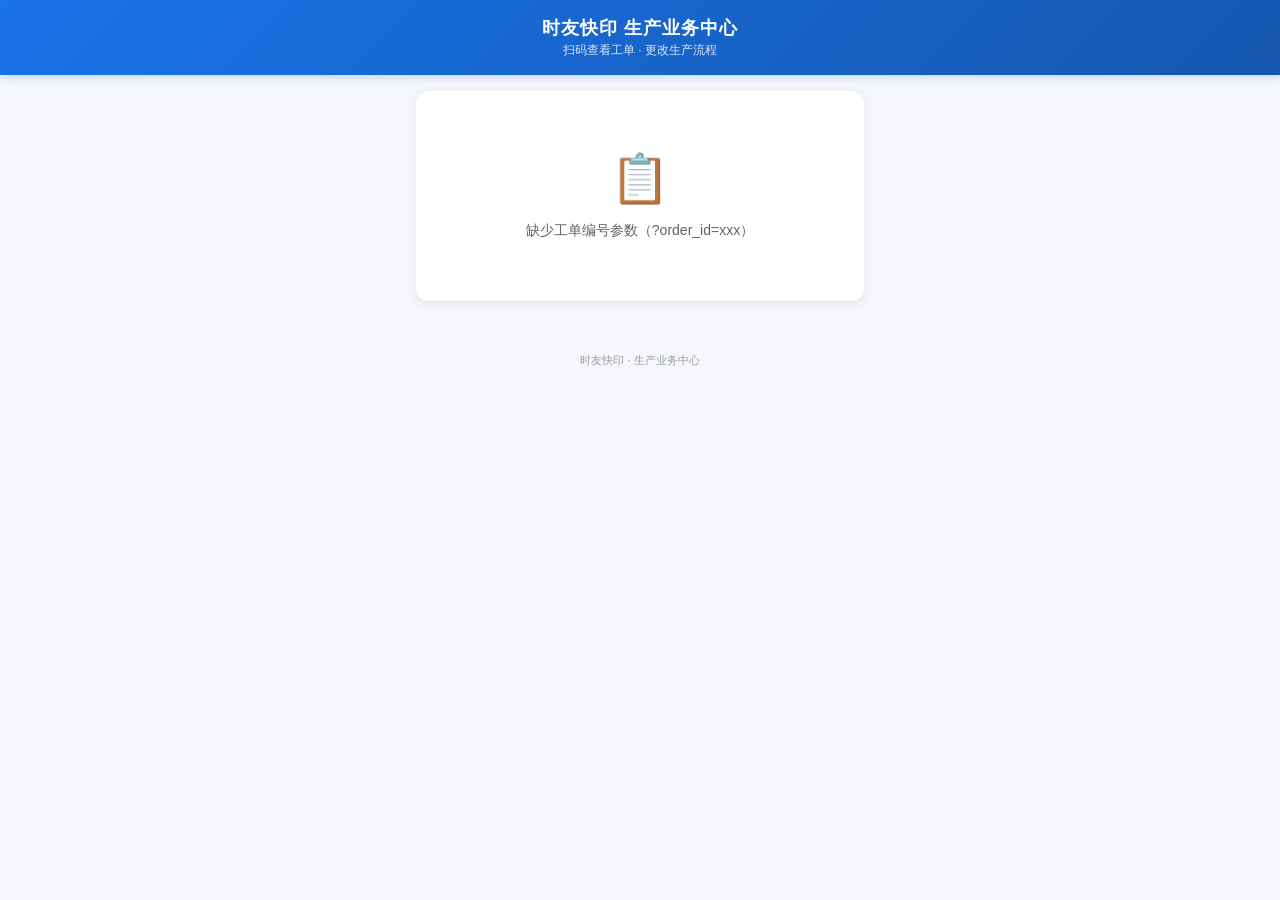
<file: web/flow/index.html>
<!DOCTYPE html>
<html lang="zh-CN">
<head>
<meta charset="UTF-8">
<meta name="viewport" content="width=device-width, initial-scale=1.0, maximum-scale=1.0, user-scalable=no">
<title>时友快印 生产业务中心</title>
<style>
  :root {
    --primary: #1a73e8;
    --primary-light: #e8f0fe;
    --success: #0d904f;
    --warning: #e37400;
    --danger: #d93025;
    --bg: #f5f7fa;
    --card-bg: #ffffff;
    --text: #202124;
    --text-secondary: #5f6368;
    --border: #e0e0e0;
    --radius: 12px;
    --shadow: 0 2px 12px rgba(0,0,0,0.08);
  }

  * { margin: 0; padding: 0; box-sizing: border-box; }

  body {
    font-family: -apple-system, BlinkMacSystemFont, "Segoe UI", "PingFang SC",
      "Microsoft YaHei", "Helvetica Neue", sans-serif;
    background: var(--bg);
    color: var(--text);
    min-height: 100vh;
    -webkit-font-smoothing: antialiased;
  }

  /* ── 头部 ── */
  .header {
    background: linear-gradient(135deg, #1a73e8 0%, #1557b0 100%);
    color: #fff;
    padding: 16px 20px;
    text-align: center;
    box-shadow: 0 2px 8px rgba(26,115,232,0.25);
    position: sticky;
    top: 0;
    z-index: 10;
  }
  .header h1 {
    font-size: 18px;
    font-weight: 600;
    letter-spacing: 1px;
  }
  .header .sub {
    font-size: 12px;
    opacity: 0.85;
    margin-top: 2px;
  }

  /* ── 容器 ── */
  .container {
    max-width: 480px;
    margin: 0 auto;
    padding: 16px;
  }

  /* ── 卡片 ── */
  .card {
    background: var(--card-bg);
    border-radius: var(--radius);
    box-shadow: var(--shadow);
    padding: 20px;
    margin-bottom: 16px;
  }
  .card-title {
    font-size: 15px;
    font-weight: 600;
    color: var(--text);
    margin-bottom: 14px;
    padding-bottom: 10px;
    border-bottom: 1px solid var(--border);
    display: flex;
    align-items: center;
    gap: 8px;
  }
  .card-title::before {
    content: "";
    display: inline-block;
    width: 4px;
    height: 18px;
    background: var(--primary);
    border-radius: 2px;
  }

  /* ── 工单信息网格 ── */
  .info-grid {
    display: grid;
    grid-template-columns: 1fr 1fr;
    gap: 12px;
  }
  .info-item {
    display: flex;
    flex-direction: column;
  }
  .info-item.full {
    grid-column: 1 / -1;
  }
  .info-label {
    font-size: 12px;
    color: var(--text-secondary);
    margin-bottom: 4px;
  }
  .info-value {
    font-size: 15px;
    font-weight: 500;
    color: var(--text);
    word-break: break-all;
  }
  .info-value.amount {
    color: var(--danger);
    font-weight: 700;
    font-size: 18px;
  }

  /* ── 当前流程状态标签 ── */
  .flow-badge {
    display: inline-flex;
    align-items: center;
    padding: 6px 14px;
    border-radius: 20px;
    font-size: 14px;
    font-weight: 600;
    gap: 6px;
  }
  .flow-badge .dot {
    width: 8px;
    height: 8px;
    border-radius: 50%;
    animation: pulse 1.5s ease-in-out infinite;
  }
  @keyframes pulse {
    0%, 100% { opacity: 1; }
    50% { opacity: 0.4; }
  }
  .flow-badge.step-1 { background: #e3f2fd; color: #1565c0; }
  .flow-badge.step-2 { background: #fce4ec; color: #c62828; }
  .flow-badge.step-3 { background: #fff3e0; color: #e65100; }
  .flow-badge.step-4 { background: #e8f5e9; color: #2e7d32; }
  .flow-badge.step-5 { background: #f3e5f5; color: #6a1b9a; }
  .flow-badge.step-6 { background: #e0f7fa; color: #00838f; }
  .flow-badge.step-7 { background: #e8f5e9; color: #2e7d32; }
  .flow-badge.step-8 { background: #fff8e1; color: #f57f17; }
  .flow-badge.step-9 { background: #fce4ec; color: #c62828; }
  .flow-badge .dot.step-dot-1 { background: #1565c0; }
  .flow-badge .dot.step-dot-2 { background: #c62828; }
  .flow-badge .dot.step-dot-3 { background: #e65100; }
  .flow-badge .dot.step-dot-4 { background: #2e7d32; }
  .flow-badge .dot.step-dot-5 { background: #6a1b9a; }
  .flow-badge .dot.step-dot-6 { background: #00838f; }
  .flow-badge .dot.step-dot-7 { background: #2e7d32; }
  .flow-badge .dot.step-dot-8 { background: #f57f17; }
  .flow-badge .dot.step-dot-9 { background: #c62828; }

  /* ── 表单区域 ── */
  .form-group {
    margin-bottom: 16px;
  }
  .form-group label {
    display: block;
    font-size: 13px;
    font-weight: 500;
    color: var(--text-secondary);
    margin-bottom: 8px;
  }
  .select-wrapper {
    position: relative;
  }
  .select-wrapper select {
    width: 100%;
    padding: 12px 40px 12px 14px;
    font-size: 16px;
    border: 2px solid var(--border);
    border-radius: 10px;
    background: #fff;
    color: var(--text);
    appearance: none;
    -webkit-appearance: none;
    cursor: pointer;
    transition: border-color 0.2s;
    font-family: inherit;
  }
  .select-wrapper select:focus {
    outline: none;
    border-color: var(--primary);
    box-shadow: 0 0 0 3px rgba(26,115,232,0.12);
  }
  .select-wrapper::after {
    content: "";
    position: absolute;
    right: 14px;
    top: 50%;
    transform: translateY(-50%);
    width: 10px;
    height: 10px;
    border-right: 2px solid var(--text-secondary);
    border-bottom: 2px solid var(--text-secondary);
    transform: translateY(-60%) rotate(45deg);
    pointer-events: none;
  }

  .btn {
    display: block;
    width: 100%;
    padding: 14px;
    font-size: 16px;
    font-weight: 600;
    border: none;
    border-radius: 10px;
    cursor: pointer;
    transition: all 0.2s;
    font-family: inherit;
    letter-spacing: 0.5px;
  }
  .btn-primary {
    background: var(--primary);
    color: #fff;
  }
  .btn-primary:hover {
    background: #1557b0;
    box-shadow: 0 4px 12px rgba(26,115,232,0.3);
  }
  .btn-primary:active {
    transform: scale(0.98);
  }
  .btn-primary:disabled {
    background: #c4c7cc;
    cursor: not-allowed;
    box-shadow: none;
  }

  /* ── 更新结果提示 ── */
  .toast {
    padding: 14px 18px;
    border-radius: 10px;
    margin-bottom: 16px;
    font-size: 14px;
    font-weight: 500;
    display: flex;
    align-items: center;
    gap: 10px;
    animation: slideIn 0.3s ease;
  }
  @keyframes slideIn {
    from { opacity: 0; transform: translateY(-10px); }
    to { opacity: 1; transform: translateY(0); }
  }
  .toast.success {
    background: #e6f4ea;
    color: #137333;
    border: 1px solid #a8dab5;
  }
  .toast.error {
    background: #fce8e6;
    color: #c5221f;
    border: 1px solid #f5c6cb;
  }
  .toast .icon {
    font-size: 20px;
    flex-shrink: 0;
  }

  /* ── 时间线 ── */
  .timeline {
    position: relative;
    padding-left: 28px;
  }
  .timeline::before {
    content: "";
    position: absolute;
    left: 10px;
    top: 4px;
    bottom: 4px;
    width: 2px;
    background: var(--border);
  }
  .timeline-item {
    position: relative;
    padding: 8px 0;
    font-size: 14px;
    display: flex;
    justify-content: space-between;
    align-items: center;
  }
  .timeline-item::before {
    content: "";
    position: absolute;
    left: -18px;
    top: 50%;
    transform: translateY(-50%);
    width: 10px;
    height: 10px;
    border-radius: 50%;
    background: var(--primary);
    border: 2px solid #fff;
    box-shadow: 0 0 0 2px var(--primary);
  }
  .timeline-item:first-child::before {
    background: var(--success);
    box-shadow: 0 0 0 2px var(--success);
    width: 12px;
    height: 12px;
  }
  .timeline-flow {
    font-weight: 500;
  }
  .timeline-time {
    font-size: 12px;
    color: var(--text-secondary);
    white-space: nowrap;
    margin-left: 12px;
  }

  /* ── 空状态 ── */
  .empty-state {
    text-align: center;
    padding: 40px 20px;
    color: var(--text-secondary);
  }
  .empty-state .emoji {
    font-size: 48px;
    margin-bottom: 12px;
  }
  .empty-state p {
    font-size: 14px;
    line-height: 1.6;
  }

  /* ── 加载 ── */
  .loading {
    text-align: center;
    padding: 40px 20px;
    color: var(--text-secondary);
  }
  .spinner {
    display: inline-block;
    width: 32px;
    height: 32px;
    border: 3px solid var(--border);
    border-top-color: var(--primary);
    border-radius: 50%;
    animation: spin 0.8s linear infinite;
    margin-bottom: 12px;
  }
  @keyframes spin { to { transform: rotate(360deg); } }

  /* ── 底部 ── */
  .footer {
    text-align: center;
    font-size: 11px;
    color: var(--text-secondary);
    padding: 20px 16px;
    opacity: 0.6;
  }

  /* ── 暗色模式适配 ── */
  @media (prefers-color-scheme: dark) {
    :root {
      --bg: #1a1a2e;
      --card-bg: #16213e;
      --text: #e0e0e0;
      --text-secondary: #a0a0b0;
      --border: #2a2a4a;
    }
    .btn-primary:disabled { background: #3a3a5a; }
  }
</style>
</head>
<body>

<!-- 头部 -->
<div class="header">
  <h1>时友快印 生产业务中心</h1>
  <div class="sub">扫码查看工单 · 更改生产流程</div>
</div>

<!-- 主容器 -->
<div class="container" id="app">
  <div class="loading" id="loading">
    <div class="spinner"></div>
    <p>加载工单信息...</p>
  </div>

  <!-- 工单详情卡片（初始隐藏） -->
  <div class="card" id="orderCard" style="display:none;">
    <div class="card-title">工单详情</div>
    <div class="info-grid">
      <div class="info-item">
        <span class="info-label">工单编号</span>
        <span class="info-value" id="orderId">---</span>
      </div>
      <div class="info-item">
        <span class="info-label">客户名称</span>
        <span class="info-value" id="customerName">---</span>
      </div>
      <div class="info-item full">
        <span class="info-label">品名</span>
        <span class="info-value" id="productName">---</span>
      </div>
      <div class="info-item">
        <span class="info-label">数量</span>
        <span class="info-value" id="quantity">---</span>
      </div>
      <div class="info-item">
        <span class="info-label">金额</span>
        <span class="info-value amount" id="amount">---</span>
      </div>
      <div class="info-item full">
        <span class="info-label">当前流程</span>
        <span id="currentFlowBadge">---</span>
      </div>
    </div>
  </div>

  <!-- 更新流程卡片 -->
  <div class="card" id="updateCard" style="display:none;">
    <div class="card-title">更改生产流程</div>
    <div class="form-group">
      <label for="flowSelect">选择新流程</label>
      <div class="select-wrapper">
        <select id="flowSelect">
          <option value="">请选择流程...</option>
        </select>
      </div>
    </div>
    <button class="btn btn-primary" id="updateBtn" onclick="updateFlow()">
      更新流程
    </button>
    <div id="toastContainer"></div>
  </div>

  <!-- 流程变更历史 -->
  <div class="card" id="historyCard" style="display:none;">
    <div class="card-title">流程变更历史</div>
    <div class="timeline" id="timeline"></div>
  </div>

  <!-- 错误状态 -->
  <div class="card" id="errorCard" style="display:none;">
    <div class="empty-state">
      <div class="emoji">📋</div>
      <p id="errorMsg">无法加载工单信息</p>
    </div>
  </div>
</div>

<div class="footer">时友快印 · 生产业务中心</div>

<script>
// ── 流程分类 ──
const FLOW_LIST = [
  "排队", "审单中", "前期", "机房", "后道",
  "外发", "完工", "寄快递", "未付"
];

// ── 工具函数 ──
function getQueryParam(name) {
  const url = new URL(window.location.href);
  return url.searchParams.get(name);
}

function getStep(flow) {
  const idx = FLOW_LIST.indexOf(flow);
  return idx >= 0 ? idx + 1 : 0;
}

function renderFlowBadge(flow) {
  if (!flow) return '<span style="color:#999;">未设置</span>';
  const step = getStep(flow);
  return `<span class="flow-badge step-${step}"><span class="dot step-dot-${step}"></span>${flow}</span>`;
}

// ── API 调用 ──
const API_BASE = window.location.origin;

async function fetchOrder(orderId) {
  const resp = await fetch(`${API_BASE}/api/flow/order?order_id=${encodeURIComponent(orderId)}`);
  if (!resp.ok) throw new Error(`HTTP ${resp.status}`);
  return resp.json();
}

async function postUpdate(orderId, newFlow) {
  const resp = await fetch(`${API_BASE}/api/flow/update`, {
    method: "POST",
    headers: { "Content-Type": "application/json" },
    body: JSON.stringify({ order_id: orderId, new_flow: newFlow }),
  });
  const data = await resp.json();
  if (!resp.ok) throw new Error(data.message || `HTTP ${resp.status}`);
  return data;
}

// ── 填充下拉框 ──
function populateFlowSelect(currentFlow) {
  const sel = document.getElementById("flowSelect");
  sel.innerHTML = '<option value="">请选择流程...</option>';
  FLOW_LIST.forEach(flow => {
    const opt = document.createElement("option");
    opt.value = flow;
    opt.textContent = flow;
    if (flow === currentFlow) opt.selected = true;
    sel.appendChild(opt);
  });
}

// ── 渲染时间线 ──
function renderTimeline(history) {
  const container = document.getElementById("timeline");
  if (!history || history.length === 0) {
    container.innerHTML = '<div style="color:#999;font-size:13px;">暂无变更记录</div>';
    return;
  }
  // 倒序显示（最新在前）
  const items = [...history].reverse();
  container.innerHTML = items.map((item, i) => `
    <div class="timeline-item">
      <span class="timeline-flow">${item.flow}</span>
      <span class="timeline-time">${item.time}</span>
    </div>
  `).join("");
}

// ── 显示 Toast ──
function showToast(type, message) {
  const container = document.getElementById("toastContainer");
  const icon = type === "success" ? "&#10003;" : "&#10007;";
  container.innerHTML = `
    <div class="toast ${type}">
      <span class="icon">${icon}</span>
      <span>${message}</span>
    </div>
  `;
  setTimeout(() => { container.innerHTML = ""; }, 4000);
}

// ── 加载工单 ──
async function loadOrder() {
  const orderId = getQueryParam("order_id");

  if (!orderId) {
    document.getElementById("loading").style.display = "none";
    document.getElementById("errorCard").style.display = "block";
    document.getElementById("errorMsg").textContent = "缺少工单编号参数（?order_id=xxx）";
    return;
  }

  try {
    const data = await fetchOrder(orderId);

    document.getElementById("loading").style.display = "none";

    // 填充工单信息（当前从 URL 参数获取基本信息，后续可扩展为从 ERP 查询）
    document.getElementById("orderId").textContent = orderId;
    // 尝试从 data 中读取额外信息，没有则显示默认值
    document.getElementById("customerName").textContent = data.customer_name || "---";
    document.getElementById("productName").textContent = data.product_name || "---";
    document.getElementById("quantity").textContent = data.quantity || "---";
    document.getElementById("amount").textContent = data.amount ? `¥${data.amount}` : "---";
    document.getElementById("currentFlowBadge").innerHTML = renderFlowBadge(data.current_flow);

    // 下拉框
    populateFlowSelect(data.current_flow);

    // 历史时间线
    renderTimeline(data.history);

    // 显示卡片
    document.getElementById("orderCard").style.display = "block";
    document.getElementById("updateCard").style.display = "block";
    if (data.history && data.history.length > 0) {
      document.getElementById("historyCard").style.display = "block";
    }

  } catch (err) {
    document.getElementById("loading").style.display = "none";
    document.getElementById("errorCard").style.display = "block";
    document.getElementById("errorMsg").textContent = `加载失败: ${err.message}`;
  }
}

// ── 更新流程 ──
async function updateFlow() {
  const orderId = getQueryParam("order_id");
  const newFlow = document.getElementById("flowSelect").value;
  const btn = document.getElementById("updateBtn");

  if (!newFlow) {
    showToast("error", "请先选择新的生产流程");
    return;
  }

  if (!orderId) {
    showToast("error", "缺少工单编号");
    return;
  }

  btn.disabled = true;
  btn.textContent = "更新中...";

  try {
    const result = await postUpdate(orderId, newFlow);

    // 更新当前流程标签
    document.getElementById("currentFlowBadge").innerHTML = renderFlowBadge(result.current_flow);

    // 重新选中当前流程
    const sel = document.getElementById("flowSelect");
    for (let i = 0; i < sel.options.length; i++) {
      if (sel.options[i].value === result.current_flow) {
        sel.selectedIndex = i;
        break;
      }
    }

    // 更新时间线
    renderTimeline(result.history);
    document.getElementById("historyCard").style.display = "block";

    showToast("success", `已更新为: ${result.current_flow}`);
  } catch (err) {
    showToast("error", `更新失败: ${err.message}`);
  } finally {
    btn.disabled = false;
    btn.textContent = "更新流程";
  }
}

// ── 启动 ──
document.addEventListener("DOMContentLoaded", loadOrder);
</script>
</body>
</html>
</file>
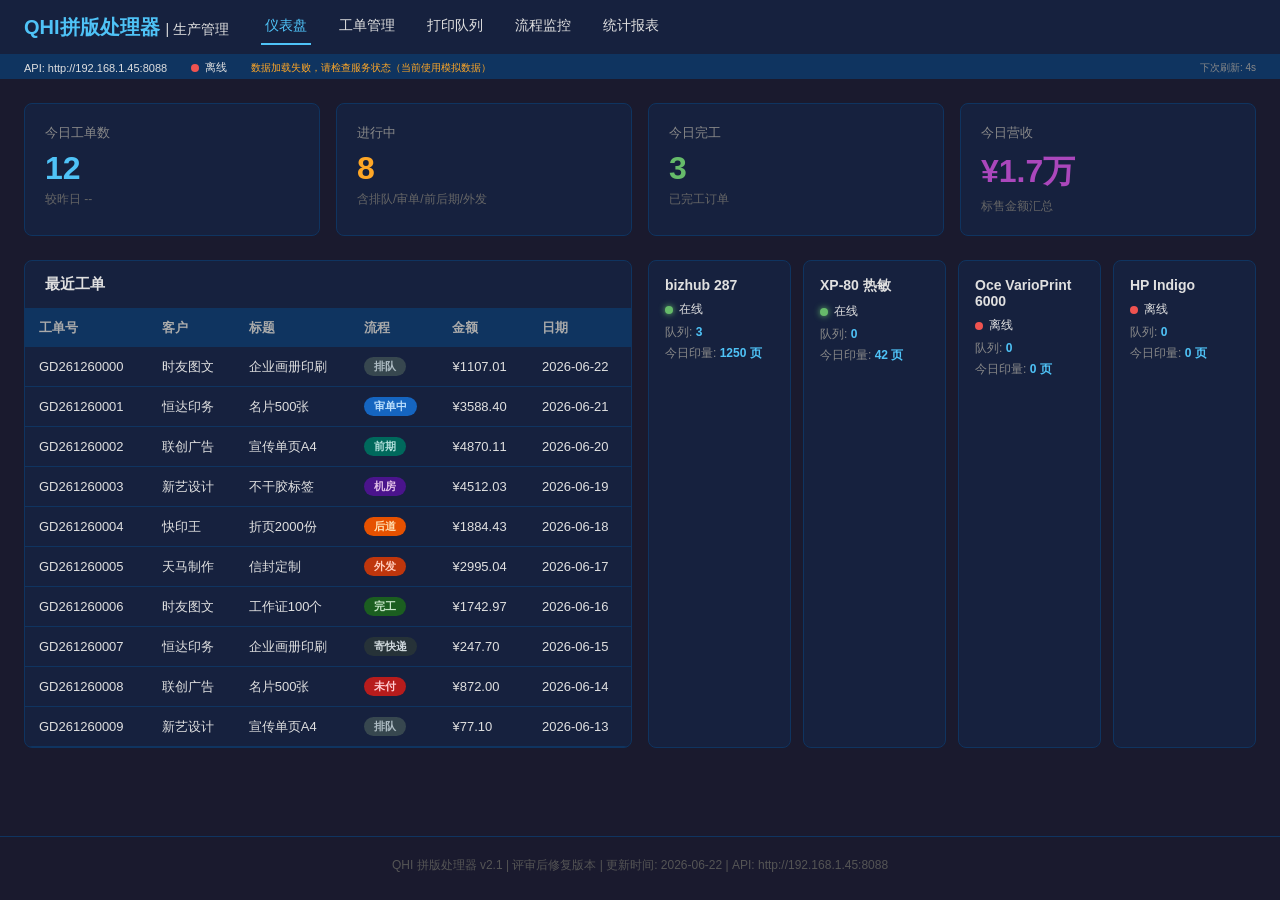
<file: ui/production_dashboard.html>
<!DOCTYPE html>
<html lang="zh-CN">
<head>
<meta charset="UTF-8">
<meta name="viewport" content="width=device-width, initial-scale=1.0">
<title>QHI 拼版处理器 - 生产管理</title>
<style>
* { margin: 0; padding: 0; box-sizing: border-box; }
body { font-family: "Microsoft YaHei", "PingFang SC", sans-serif; background: #1a1a2e; color: #e0e0e0; min-height: 100vh; }
a { color: #4fc3f7; text-decoration: none; }

nav { background: #16213e; border-bottom: 2px solid #0f3460; padding: 0 24px; display: flex; align-items: center; height: 56px; gap: 32px; }
nav .logo { font-size: 20px; font-weight: 700; color: #4fc3f7; white-space: nowrap; }
nav .logo span { color: #e0e0e0; font-weight: 400; font-size: 14px; margin-left: 6px; }
nav .menu { display: flex; gap: 24px; list-style: none; }
nav .menu li { cursor: pointer; padding: 8px 4px; border-bottom: 2px solid transparent; transition: all 0.2s; font-size: 14px; }
nav .menu li:hover, nav .menu li.active { border-bottom-color: #4fc3f7; color: #4fc3f7; }

.status-bar { background: #0f3460; padding: 4px 24px; font-size: 11px; display: flex; gap: 24px; align-items: center; }
.status-bar .api-indicator { display: flex; align-items: center; gap: 6px; }
.status-bar .api-dot { width: 8px; height: 8px; border-radius: 50%; }
.api-dot.online { background: #66bb6a; box-shadow: 0 0 6px #66bb6a; }
.api-dot.offline { background: #ef5350; }
.status-bar .api-offline-msg { color: #ffa726; font-size: 10px; display: none; }

main { max-width: 1400px; margin: 0 auto; padding: 24px; }

.dashboard { display: grid; grid-template-columns: repeat(4, 1fr); gap: 16px; margin-bottom: 24px; }
.card { background: #16213e; border-radius: 8px; padding: 20px; border: 1px solid #0f3460; }
.card .label { font-size: 13px; color: #888; margin-bottom: 8px; }
.card .value { font-size: 32px; font-weight: 700; color: #4fc3f7; }
.card .sub { font-size: 12px; color: #666; margin-top: 4px; }
.card.green .value { color: #66bb6a; }
.card.orange .value { color: #ffa726; }
.card.purple .value { color: #ab47bc; }

.section-title { font-size: 18px; font-weight: 600; margin: 28px 0 16px; color: #ccc; border-left: 3px solid #4fc3f7; padding-left: 12px; }
.panel-row { display: grid; grid-template-columns: 1fr 1fr; gap: 16px; margin-bottom: 24px; }

.table-wrap { background: #16213e; border-radius: 8px; border: 1px solid #0f3460; overflow: hidden; }
.table-header { display: flex; justify-content: space-between; align-items: center; padding: 14px 20px; border-bottom: 1px solid #0f3460; }
.table-header h3 { font-size: 15px; font-weight: 600; }
.search-box { display: flex; gap: 8px; }
.search-box input, .search-box select { background: #1a1a2e; border: 1px solid #0f3460; color: #e0e0e0; padding: 6px 12px; border-radius: 4px; font-size: 13px; outline: none; }
.search-box input:focus { border-color: #4fc3f7; }
table { width: 100%; border-collapse: collapse; font-size: 13px; }
th { background: #0f3460; padding: 10px 14px; text-align: left; font-weight: 600; color: #aaa; }
td { padding: 10px 14px; border-bottom: 1px solid #0f3460; }
tr:hover td { background: rgba(79, 195, 247, 0.05); }
.badge { display: inline-block; padding: 2px 10px; border-radius: 12px; font-size: 11px; font-weight: 600; }
.badge-10 { background: #37474f; color: #b0bec5; } .badge-15 { background: #1565c0; color: #bbdefb; } .badge-20 { background: #00695c; color: #b2dfdb; }
.badge-21 { background: #4a148c; color: #e1bee7; } .badge-30 { background: #e65100; color: #ffe0b2; } .badge-35 { background: #bf360c; color: #ffccbc; }
.badge-45 { background: #1b5e20; color: #c8e6c9; } .badge-65 { background: #263238; color: #cfd8dc; } .badge-70 { background: #b71c1c; color: #ffcdd2; }

.flow-cards { display: grid; grid-template-columns: repeat(3, 1fr); gap: 12px; }
.flow-card { background: #16213e; border-radius: 8px; border: 1px solid #0f3460; padding: 16px; cursor: pointer; transition: all 0.2s; }
.flow-card:hover { border-color: #4fc3f7; transform: translateY(-2px); }
.flow-card .fc-code { font-size: 11px; color: #888; }
.flow-card .fc-name { font-size: 15px; font-weight: 600; margin: 6px 0; }
.flow-card .fc-count { font-size: 28px; font-weight: 700; color: #4fc3f7; }

.printer-cards { display: grid; grid-template-columns: repeat(4, 1fr); gap: 12px; }
.printer-card { background: #16213e; border-radius: 8px; border: 1px solid #0f3460; padding: 16px; }
.printer-card .pc-name { font-size: 14px; font-weight: 600; margin-bottom: 8px; }
.printer-card .pc-status { display: flex; align-items: center; gap: 6px; font-size: 12px; margin-bottom: 6px; }
.pc-dot { width: 8px; height: 8px; border-radius: 50%; }
.pc-dot.online { background: #66bb6a; box-shadow: 0 0 6px #66bb6a; }
.pc-dot.offline { background: #ef5350; }
.printer-card .pc-stat { font-size: 12px; color: #888; margin-top: 4px; }
.printer-card .pc-stat span { color: #4fc3f7; font-weight: 600; }

.error-banner { display: none; background: #b71c1c; color: #ffcdd2; padding: 10px 24px; font-size: 13px; text-align: center; }
.error-banner.show { display: block; }

.chart-row { display: grid; grid-template-columns: 2fr 1fr; gap: 16px; }
.chart-box { background: #16213e; border-radius: 8px; border: 1px solid #0f3460; padding: 20px; }
.chart-box h3 { font-size: 14px; margin-bottom: 16px; color: #aaa; }
canvas { width: 100%; }

footer { text-align: center; padding: 20px; font-size: 12px; color: #555; border-top: 1px solid #0f3460; margin-top: 40px; }

.modal-overlay { display: none; position: fixed; inset: 0; background: rgba(0,0,0,0.7); z-index: 100; justify-content: center; align-items: center; }
.modal-overlay.show { display: flex; }
.modal-content { background: #16213e; border-radius: 12px; border: 1px solid #0f3460; width: 800px; max-height: 80vh; overflow-y: auto; padding: 24px; }
.modal-content h3 { margin-bottom: 16px; }
.modal-close { float: right; background: none; border: none; color: #aaa; font-size: 20px; cursor: pointer; }
</style>
</head>
<body>

<nav>
  <div class="logo">QHI拼版处理器<span>| 生产管理</span></div>
  <ul class="menu">
    <li class="active" onclick="switchTab('dashboard')">仪表盘</li>
    <li onclick="switchTab('orders')">工单管理</li>
    <li onclick="switchTab('printers')">打印队列</li>
    <li onclick="switchTab('flow')">流程监控</li>
    <li onclick="switchTab('stats')">统计报表</li>
  </ul>
</nav>

<div class="status-bar">
  <span>API: http://192.168.1.45:8088</span>
  <div class="api-indicator">
    <span class="api-dot" id="api-dot"></span>
    <span id="api-status-text">检测中...</span>
  </div>
  <span class="api-offline-msg" id="api-offline-msg">数据加载失败，请检查服务状态（当前使用模拟数据）</span>
  <span style="margin-left:auto;color:#888;font-size:10px;" id="refresh-timer">下次刷新: --s</span>
</div>

<div class="error-banner" id="error-banner">数据加载失败，请检查服务状态 — 当前使用模拟数据兜底</div>

<main id="main-content">

<section id="tab-dashboard">
  <div class="dashboard" id="dash-cards">
    <div class="card"><div class="label">今日工单数</div><div class="value" id="dash-today">--</div><div class="sub">较昨日 --</div></div>
    <div class="card orange"><div class="label">进行中</div><div class="value" id="dash-active">--</div><div class="sub">含排队/审单/前后期/外发</div></div>
    <div class="card green"><div class="label">今日完工</div><div class="value" id="dash-done">--</div><div class="sub">已完工订单</div></div>
    <div class="card purple"><div class="label">今日营收</div><div class="value" id="dash-revenue">--</div><div class="sub">标售金额汇总</div></div>
  </div>
  <div class="panel-row">
    <div class="table-wrap">
      <div class="table-header"><h3>最近工单</h3></div>
      <table><thead><tr><th>工单号</th><th>客户</th><th>标题</th><th>流程</th><th>金额</th><th>日期</th></tr></thead>
      <tbody id="recent-orders-body"><tr><td colspan="6" style="text-align:center;color:#666;">加载中...</td></tr></tbody></table>
    </div>
    <div class="printer-cards" id="printer-mini"></div>
  </div>
</section>

<section id="tab-orders" style="display:none;">
  <div class="table-wrap">
    <div class="table-header">
      <h3>工单列表</h3>
      <div class="search-box">
        <input type="text" id="order-search" placeholder="搜索工单号/客户/标题..." oninput="filterOrders()">
        <select id="order-flow-filter" onchange="filterOrders()">
          <option value="">全部流程</option>
          <option value="10">排队</option><option value="15">审单中</option><option value="20">前期</option>
          <option value="21">机房</option><option value="30">后道</option><option value="35">外发</option>
          <option value="45">完工</option><option value="65">寄快递</option><option value="70">未付</option>
        </select>
        <span style="font-size:12px;color:#888;align-self:center;" id="order-count">共 -- 条</span>
      </div>
    </div>
    <table><thead><tr><th>工单号</th><th>客户</th><th>标题</th><th>流程状态</th><th>金额</th><th>日期</th></tr></thead>
    <tbody id="orders-body"><tr><td colspan="6" style="text-align:center;color:#666;">加载中...</td></tr></tbody></table>
  </div>
</section>

<section id="tab-printers" style="display:none;">
  <div class="section-title">打印机状态 &amp; 队列</div>
  <div class="printer-cards" id="printer-full"></div>
  <div class="section-title">待打印队列</div>
  <div class="table-wrap">
    <table><thead><tr><th>任务ID</th><th>文件名</th><th>目标打印机</th><th>份数</th><th>状态</th><th>提交时间</th></tr></thead>
    <tbody id="print-queue-body"><tr><td colspan="6" style="text-align:center;color:#666;">暂无打印任务</td></tr></tbody></table>
  </div>
</section>

<section id="tab-flow" style="display:none;">
  <div class="section-title">流程分类工单统计</div>
  <div class="flow-cards" id="flow-cards"></div>
  <div class="section-title" id="flow-detail-title" style="display:none;">分类详情</div>
  <div class="table-wrap" id="flow-detail-wrap" style="display:none;">
    <table><thead><tr><th>工单号</th><th>客户</th><th>标题</th><th>经手人</th><th>金额</th><th>日期</th></tr></thead>
    <tbody id="flow-detail-body"></tbody></table>
  </div>
</section>

<section id="tab-stats" style="display:none;">
  <div class="chart-row">
    <div class="chart-box"><h3>各流程工单分布（今日）</h3><canvas id="chart-bar" height="280"></canvas></div>
    <div class="chart-box"><h3>流程占比</h3><canvas id="chart-pie" height="280"></canvas></div>
  </div>
  <div class="section-title">月度营收概况</div>
  <div class="table-wrap">
    <table><thead><tr><th>月份</th><th>新增工单</th><th>完工数</th><th>标售金额</th><th>实收金额</th></tr></thead>
    <tbody id="monthly-body"><tr><td colspan="5" style="text-align:center;color:#666;">加载中...</td></tr></tbody></table>
  </div>
</section>

</main>

<footer>QHI 拼版处理器 v2.1 | 评审后修复版本 | 更新时间: 2026-06-22 | API: http://192.168.1.45:8088</footer>

<div class="modal-overlay" id="modal">
  <div class="modal-content">
    <button class="modal-close" onclick="closeModal()">&times;</button>
    <h3 id="modal-title"></h3>
    <div id="modal-body"></div>
  </div>
</div>

<script>
const API_BASE = 'http://192.168.1.45:8088';
const REFRESH_INTERVAL_MS = 5000;
const FETCH_TIMEOUT_MS = 5000;

const FLOW_MAP = {10:'排队',15:'审单中',20:'前期',21:'机房',30:'后道',35:'外发',45:'完工',65:'寄快递',70:'未付'};
const FLOW_COLORS = {10:'badge-10',15:'badge-15',20:'badge-20',21:'badge-21',30:'badge-30',35:'badge-35',45:'badge-45',65:'badge-65',70:'badge-70'};

let allOrders = [];
let printersData = [];
let apiOnline = false;
let refreshCountdown = REFRESH_INTERVAL_MS / 1000;
let currentTab = 'dashboard';
let refreshTimer = null;

function badge(code) {
  return '<span class="badge ' + (FLOW_COLORS[code] || 'badge-10') + '">' + (FLOW_MAP[code] || code) + '</span>';
}

async function fetchAPI(path) {
  try {
    const controller = new AbortController();
    const timeoutId = setTimeout(function() { controller.abort(); }, FETCH_TIMEOUT_MS);
    const r = await fetch(API_BASE + path, { signal: controller.signal });
    clearTimeout(timeoutId);
    if (!r.ok) throw new Error('HTTP ' + r.status);
    updateApiStatus(true);
    return await r.json();
  } catch(e) {
    console.warn('API error:', path, e.message);
    updateApiStatus(false);
    return null;
  }
}

function updateApiStatus(online) {
  var prev = apiOnline;
  apiOnline = online;
  var dot = document.getElementById('api-dot');
  var statusText = document.getElementById('api-status-text');
  var offlineMsg = document.getElementById('api-offline-msg');
  if (online) {
    dot.className = 'api-dot online';
    statusText.textContent = '已连接';
    offlineMsg.style.display = 'none';
    if (!prev) { refreshAll(); }
  } else {
    dot.className = 'api-dot offline';
    statusText.textContent = '离线';
    offlineMsg.style.display = 'inline';
    if (prev) {
      var banner = document.getElementById('error-banner');
      banner.classList.add('show');
      setTimeout(function() { banner.classList.remove('show'); }, 3000);
    }
  }
}

function getMockDashboard() {
  return { today_total: 12, active_count: 8, done_count: 3, today_revenue: 16800, yesterday_total: 10 };
}

function getMockOrders(count) {
  var customers = ['时友图文','恒达印务','联创广告','新艺设计','快印王','天马制作'];
  var titles = ['企业画册印刷','名片500张','宣传单页A4','不干胶标签','折页2000份','信封定制','工作证100个'];
  var result = [];
  for (var i = 0; i < Math.min(count, 10); i++) {
    result.push({
      Code: 'GD' + String(new Date().getFullYear()).slice(2) + String(new Date().getMonth()+1).padStart(2,'0') + String(60000 + i).padStart(5,'0'),
      Acc4CustomerName: customers[i % customers.length],
      Title: titles[i % titles.length],
      ProduceFlowSpecCode: [10,15,20,21,30,35,45,65,70][i % 9],
      StandardAmount: (Math.random() * 5000 + 50).toFixed(2),
      BusiDate: '2026-06-' + String(22 - i).padStart(2,'0'),
      Acc4ChargeUserName: '张三'
    });
  }
  return { orders: result };
}

function getMockPrinters() {
  return { printers: [
    { name: 'bizhub 287', online: true, queue_length: 3, today_pages: 1250, id: 'bizhub_287' },
    { name: 'XP-80 热敏', online: true, queue_length: 0, today_pages: 42, id: 'xp_80' },
    { name: 'Oce VarioPrint 6000', online: false, queue_length: 0, today_pages: 0, id: 'oce_varioprint' },
    { name: 'HP Indigo', online: false, queue_length: 0, today_pages: 0, id: 'hp_indigo' }
  ]};
}

function getMockQueue() {
  return { queue: [
    { id: 'J001', filename: '画册_内页_v2.pdf', printer: 'bizhub 287', copies: 500, status: '打印中', time: '2026-06-22 14:55' },
    { id: 'J002', filename: '名片_张总_第三版.pdf', printer: 'bizhub 287', copies: 100, status: '排队', time: '2026-06-22 14:58' },
    { id: 'J003', filename: '标签_200x70mm.pdf', printer: 'bizhub 287', copies: 2000, status: '排队', time: '2026-06-22 15:02' }
  ]};
}

function getMockFlowDistribution() {
  return { distribution: {'10':5,'15':2,'20':4,'21':3,'30':6,'35':1,'45':8,'65':2,'70':3} };
}

function getMockMonthlyRevenue() {
  return { monthly: [
    { month:'2026-01', new_orders:85, done_orders:78, standard_amount:125000, receive_amount:118000 },
    { month:'2026-02', new_orders:62, done_orders:55, standard_amount:98000, receive_amount:92000 },
    { month:'2026-03', new_orders:103, done_orders:97, standard_amount:156000, receive_amount:148500 },
    { month:'2026-04', new_orders:91, done_orders:88, standard_amount:138000, receive_amount:132000 },
    { month:'2026-05', new_orders:110, done_orders:105, standard_amount:172000, receive_amount:165000 },
    { month:'2026-06', new_orders:78, done_orders:45, standard_amount:104000, receive_amount:89000 }
  ]};
}

function startAutoRefresh() {
  updateRefreshTimer();
  if (refreshTimer) clearInterval(refreshTimer);
  refreshTimer = setInterval(function() {
    refreshCountdown--;
    updateRefreshTimer();
    if (refreshCountdown <= 0) {
      refreshCurrentTab();
      refreshCountdown = REFRESH_INTERVAL_MS / 1000;
    }
  }, 1000);
}

function updateRefreshTimer() {
  document.getElementById('refresh-timer').textContent = '下次刷新: ' + refreshCountdown + 's';
}

function refreshCurrentTab() {
  switch (currentTab) {
    case 'dashboard': loadDashboard(); break;
    case 'orders': loadOrders(); break;
    case 'printers': loadPrinters(); break;
    case 'flow': loadFlowCards(); break;
    case 'stats': loadStats(); break;
  }
}

function refreshAll() {
  loadDashboard();
  if (currentTab === 'orders') loadOrders();
  if (currentTab === 'printers') loadPrinters();
  if (currentTab === 'flow') loadFlowCards();
  if (currentTab === 'stats') loadStats();
}

function switchTab(name) {
  currentTab = name;
  var lis = document.querySelectorAll('nav .menu li');
  var tabs = ['dashboard','orders','printers','flow','stats'];
  for (var i = 0; i < lis.length; i++) {
    lis[i].classList.toggle('active', tabs[i] === name);
  }
  for (var j = 0; j < tabs.length; j++) {
    document.getElementById('tab-' + tabs[j]).style.display = (tabs[j] === name) ? 'block' : 'none';
  }
  refreshCurrentTab();
}

// --- 仪表盘 ---
async function loadDashboard() {
  var summary = await fetchAPI('/api/dashboard');
  if (!summary) summary = getMockDashboard();
  document.getElementById('dash-today').textContent = summary.today_total || '--';
  document.getElementById('dash-active').textContent = summary.active_count || '--';
  document.getElementById('dash-done').textContent = summary.done_count || '--';
  var rev = summary.today_revenue || 0;
  document.getElementById('dash-revenue').textContent = rev >= 10000 ? '¥' + (rev/10000).toFixed(1) + '万' : '¥' + rev.toFixed(0);

  var res = await fetchAPI('/api/flow/orders?limit=10');
  if (!res) res = getMockOrders(10);
  var tbody = document.getElementById('recent-orders-body');
  if (res.orders && res.orders.length) {
    tbody.innerHTML = res.orders.map(function(o) {
      return '<tr><td>' + (o.Code||'--') + '</td><td>' + (o.Acc4CustomerName||'--') + '</td><td>' + (o.Title||'--') + '</td><td>' + badge(o.ProduceFlowSpecCode) + '</td><td>¥' + Number(o.StandardAmount||0).toFixed(2) + '</td><td>' + (o.BusiDate||'--') + '</td></tr>';
    }).join('');
  } else { tbody.innerHTML = '<tr><td colspan="6" style="text-align:center;color:#666;">暂无数据</td></tr>'; }
  loadPrinterMini();
}

// --- 工单管理 ---
async function loadOrders() {
  var res = await fetchAPI('/api/flow/orders?limit=50');
  if (!res) res = getMockOrders(50);
  allOrders = res.orders || [];
  renderOrders(allOrders);
}

function filterOrders() {
  var kw = (document.getElementById('order-search').value || '').toLowerCase();
  var fc = document.getElementById('order-flow-filter').value;
  var filtered = allOrders;
  if (kw) filtered = filtered.filter(function(o) { return (o.Code||'').toLowerCase().indexOf(kw)>=0 || (o.Acc4CustomerName||'').toLowerCase().indexOf(kw)>=0 || (o.Title||'').toLowerCase().indexOf(kw)>=0; });
  if (fc) filtered = filtered.filter(function(o) { return String(o.ProduceFlowSpecCode) === fc; });
  renderOrders(filtered);
}

function renderOrders(list) {
  document.getElementById('order-count').textContent = '共 ' + list.length + ' 条';
  var tbody = document.getElementById('orders-body');
  if (!list.length) { tbody.innerHTML = '<tr><td colspan="6" style="text-align:center;color:#666;">无匹配数据</td></tr>'; return; }
  tbody.innerHTML = list.map(function(o) {
    return '<tr><td>' + (o.Code||'--') + '</td><td>' + (o.Acc4CustomerName||'--') + '</td><td>' + (o.Title||'--') + '</td><td>' + badge(o.ProduceFlowSpecCode) + '</td><td>¥' + Number(o.StandardAmount||0).toFixed(2) + '</td><td>' + (o.BusiDate||'--') + '</td></tr>';
  }).join('');
}

// --- 打印机 ---
async function loadPrinters() {
  var res = await fetchAPI('/api/fleet/status');
  if (!res) res = getMockPrinters();
  printersData = res.printers || [];
  renderPrinterCards('printer-full', printersData);

  var qRes = await fetchAPI('/api/printer/queue');
  if (!qRes) qRes = getMockQueue();
  var tbody = document.getElementById('print-queue-body');
  if (qRes.queue && qRes.queue.length) {
    tbody.innerHTML = qRes.queue.map(function(j) {
      return '<tr><td>' + (j.id||'--') + '</td><td>' + (j.filename||'--') + '</td><td>' + (j.printer||'--') + '</td><td>' + (j.copies||1) + '</td><td>' + (j.status||'--') + '</td><td>' + (j.time||'--') + '</td></tr>';
    }).join('');
  } else { tbody.innerHTML = '<tr><td colspan="6" style="text-align:center;color:#666;">暂无打印任务</td></tr>'; }
}

async function loadPrinterMini() {
  var res = await fetchAPI('/api/fleet/status');
  if (!res) res = getMockPrinters();
  renderPrinterCards('printer-mini', res.printers || []);
}

function renderPrinterCards(id, list) {
  var el = document.getElementById(id);
  if (!list || !list.length) { el.innerHTML = '<div class="printer-card"><div class="pc-name">暂无打印机数据</div></div>'; return; }
  el.innerHTML = list.map(function(p) {
    var online = p.online !== false;
    return '<div class="printer-card"><div class="pc-name">' + (p.name||p.id||'--') + '</div><div class="pc-status"><span class="pc-dot ' + (online?'online':'offline') + '"></span>' + (online?'在线':'离线') + '</div><div class="pc-stat">队列: <span>' + (p.queue_length||0) + '</span></div><div class="pc-stat">今日印量: <span>' + (p.today_pages||0) + ' 页</span></div></div>';
  }).join('');
}

// --- 流程卡片 ---
async function loadFlowCards() {
  var res = await fetchAPI('/api/flow/flow_distribution');
  if (!res) res = getMockFlowDistribution();
  var map = res.distribution || {};
  var entries = [
    {code:'10',name:'排队'},{code:'15',name:'审单中'},{code:'20',name:'前期'},
    {code:'21',name:'机房'},{code:'30',name:'后道'},{code:'35',name:'外发'},
    {code:'45',name:'完工'},{code:'65',name:'寄快递'},{code:'70',name:'未付'}
  ];
  document.getElementById('flow-cards').innerHTML = entries.map(function(e) {
    return '<div class="flow-card" onclick="showFlowDetail(\'' + e.code + '\',\'' + e.name + '\')"><div class="fc-code">Code: ' + e.code + '</div><div class="fc-name">' + e.name + '</div><div class="fc-count">' + (map[e.code] || 0) + '</div></div>';
  }).join('');
}

async function showFlowDetail(code, name) {
  document.getElementById('flow-detail-title').style.display = 'block';
  document.getElementById('flow-detail-title').textContent = name + ' (' + code + ') 工单列表';
  document.getElementById('flow-detail-wrap').style.display = 'block';
  var res = await fetchAPI('/api/flow/orders?flow_code=' + code + '&limit=50');
  var orders = (res && res.orders) ? res.orders : getMockOrders(10).orders;
  var tbody = document.getElementById('flow-detail-body');
  if (!orders.length) { tbody.innerHTML = '<tr><td colspan="6" style="text-align:center;color:#666;">暂无工单</td></tr>'; return; }
  tbody.innerHTML = orders.map(function(o) {
    return '<tr><td>' + (o.Code||'--') + '</td><td>' + (o.Acc4CustomerName||'--') + '</td><td>' + (o.Title||'--') + '</td><td>' + (o.Acc4ChargeUserName||'--') + '</td><td>¥' + Number(o.StandardAmount||0).toFixed(2) + '</td><td>' + (o.BusiDate||'--') + '</td></tr>';
  }).join('');
}

// --- 统计 ---
async function loadStats() {
  var res = await fetchAPI('/api/stats/summary');
  if (!res) res = getMockFlowDistribution();
  drawBarChart(res.distribution || {});

  var mRes = await fetchAPI('/api/flow/monthly_revenue');
  if (!mRes) mRes = getMockMonthlyRevenue();
  var tbody = document.getElementById('monthly-body');
  if (mRes.monthly && mRes.monthly.length) {
    tbody.innerHTML = mRes.monthly.map(function(m) {
      return '<tr><td>' + (m.month||'--') + '</td><td>' + (m.new_orders||0) + '</td><td>' + (m.done_orders||0) + '</td><td>¥' + Number(m.standard_amount||0).toFixed(2) + '</td><td>¥' + Number(m.receive_amount||0).toFixed(2) + '</td></tr>';
    }).join('');
  } else { tbody.innerHTML = '<tr><td colspan="5" style="text-align:center;color:#666;">暂无数据</td></tr>'; }
}

function drawBarChart(dist) {
  var canvas = document.getElementById('chart-bar');
  var ctx = canvas.getContext('2d');
  var W = canvas.parentElement.clientWidth - 40;
  canvas.width = W; canvas.height = 280;
  var labels = ['排队','审单中','前期','机房','后道','外发','完工','寄快递','未付'];
  var codes = ['10','15','20','21','30','35','45','65','70'];
  var values = codes.map(function(c) { return dist[c] || 0; });
  var maxV = Math.max.apply(null, values.concat([1]));
  var barW = (W - 80) / values.length - 10;
  var colors = ['#37474f','#1565c0','#00695c','#4a148c','#e65100','#bf360c','#1b5e20','#263238','#b71c1c'];
  ctx.clearRect(0,0,W,280);
  ctx.fillStyle = '#888'; ctx.font = '11px Microsoft YaHei';
  values.forEach(function(v,i) {
    var x = 60 + i * (barW + 10);
    var h = (v/maxV) * 200;
    var y = 240 - h;
    ctx.fillStyle = colors[i]; ctx.fillRect(x, y, barW, h);
    ctx.fillStyle = '#e0e0e0'; ctx.textAlign = 'center'; ctx.fillText(v, x + barW/2, y - 6);
    ctx.fillStyle = '#888'; ctx.fillText(labels[i], x + barW/2, 262);
  });
  drawPieChart(values, labels, colors);
}

function drawPieChart(values, labels, colors) {
  var canvas = document.getElementById('chart-pie');
  var ctx = canvas.getContext('2d');
  var size = 240;
  canvas.width = size; canvas.height = size;
  var cx = size/2, cy = size/2, r = 90;
  var total = values.reduce(function(a,b){return a+b;},0) || 1;
  ctx.clearRect(0,0,size,size);
  var angle = -Math.PI/2;
  values.forEach(function(v,i) {
    if (v===0) return;
    var slice = (v/total) * Math.PI * 2;
    ctx.beginPath(); ctx.moveTo(cx,cy);
    ctx.arc(cx,cy,r,angle,angle+slice); ctx.closePath();
    ctx.fillStyle = colors[i]; ctx.fill();
    ctx.strokeStyle = '#1a1a2e'; ctx.lineWidth = 1; ctx.stroke();
    var mid = angle + slice/2;
    var tx = cx + Math.cos(mid)*(r+24);
    var ty = cy + Math.sin(mid)*(r+24);
    ctx.fillStyle = '#e0e0e0'; ctx.font = '11px Microsoft YaHei';
    ctx.textAlign = 'center'; ctx.fillText(labels[i]+' '+Math.round(v/total*100)+'%', tx, ty);
    angle += slice;
  });
}

function closeModal() { document.getElementById('modal').classList.remove('show'); }

loadDashboard();
startAutoRefresh();
</script>
</body>
</html>
</file>
